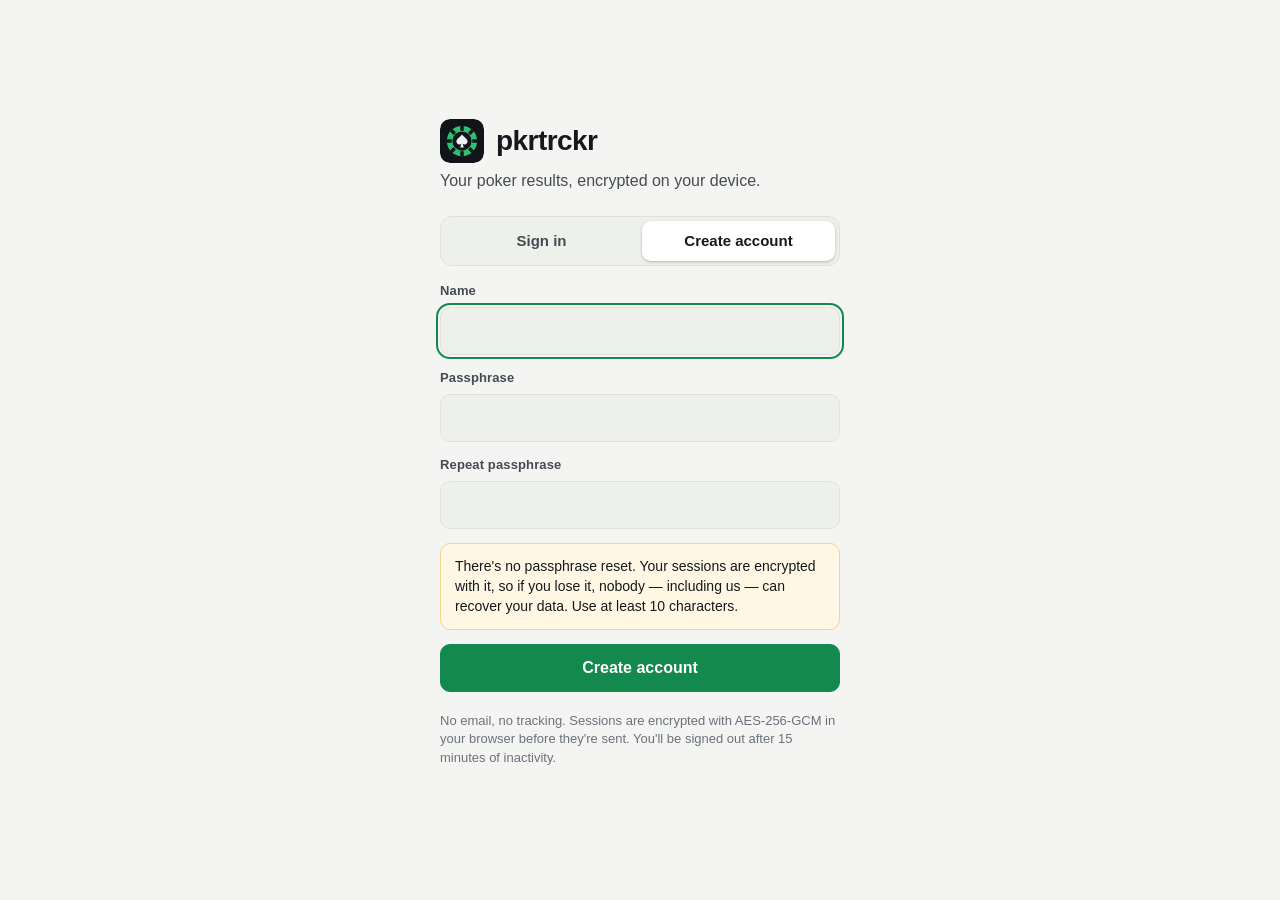
<file: index.html>
<!doctype html>
<html lang="en">
<head>
<meta charset="utf-8">
<meta name="viewport" content="width=device-width, initial-scale=1, viewport-fit=cover">
<title>pkrtrckr — private poker results tracker</title>
<meta name="description" content="A private, encrypted poker results tracker. Log cash games and tournaments in seconds and see your hourly rate. Sessions are encrypted on your device.">
<meta name="theme-color" content="#11151a" media="(prefers-color-scheme: dark)">
<meta name="theme-color" content="#f5f6f3" media="(prefers-color-scheme: light)">
<meta name="apple-mobile-web-app-capable" content="yes">
<meta name="apple-mobile-web-app-status-bar-style" content="black-translucent">
<meta name="apple-mobile-web-app-title" content="pkrtrckr">
<link rel="icon" href="favicon.ico" sizes="48x48">
<link rel="icon" href="assets/icon.svg" type="image/svg+xml">
<link rel="icon" href="assets/favicon-32.png" type="image/png" sizes="32x32">
<link rel="icon" href="assets/favicon-16.png" type="image/png" sizes="16x16">
<link rel="apple-touch-icon" href="assets/icon-180.png">
<link rel="manifest" href="manifest.webmanifest">
<link rel="stylesheet" href="assets/app.css?v=8">
<script src="assets/app.js?v=8" defer></script>
</head>
<body>

<!-- ============ AUTH ============ -->
<main id="auth" class="auth" hidden>
  <div class="auth-card">
    <div class="brand">
      <img src="assets/icon.svg" alt="" width="44" height="44">
      <h1>pkrtrckr</h1>
    </div>
    <p class="tag">Your poker results, encrypted on your device.</p>

    <div class="seg" role="tablist" id="authTabs">
      <button type="button" role="tab" data-mode="login" aria-selected="true">Sign in</button>
      <button type="button" role="tab" data-mode="signup" aria-selected="false">Create account</button>
    </div>

    <button type="button" class="btn primary block bio-btn" id="bioBtn" hidden>
      <svg viewBox="0 0 24 24" width="22" height="22" aria-hidden="true"><path fill="none" stroke="currentColor" stroke-width="1.8" stroke-linecap="round" d="M7.5 5.6A8 8 0 0 1 20 12v1.5M4 12a8 8 0 0 1 1.2-4.2M8 12a4 4 0 0 1 8 0v2.5c0 1.6-.4 3.2-1.1 4.6M12 12v3c0 2.4-.8 4.6-2.2 6.3M4.5 16.5c.9-1.2 1.4-2.8 1.4-4.5M16.3 21.5c.8-1.4 1.4-3 1.6-4.7"/></svg>
      <span>Unlock with fingerprint <small>as <span id="bioName"></span></small></span>
    </button>
    <p class="or" id="bioOr" hidden><span>or use your passphrase</span></p>

    <form id="authForm" autocomplete="on" novalidate>
      <label class="field">
        <span>Name</span>
        <input id="authName" name="username" autocomplete="username" autocapitalize="none" spellcheck="false" maxlength="32" required>
      </label>
      <label class="field">
        <span>Passphrase</span>
        <input id="authPass" name="password" type="password" autocomplete="current-password" required>
      </label>
      <label class="field" id="authPass2Wrap" hidden>
        <span>Repeat passphrase</span>
        <input id="authPass2" type="password" autocomplete="new-password">
      </label>
      <p class="note warn" id="signupNote" hidden>There's no passphrase reset. Your sessions are encrypted with it, so if you lose it, nobody — including us — can recover your data. Use at least 10 characters.</p>
      <p class="err" id="authErr" role="alert"></p>
      <button class="btn primary block" id="authBtn" type="submit">Sign in</button>
    </form>
    <p class="fine">No email, no tracking. Sessions are encrypted with AES-256-GCM in your browser before they're sent. You'll be signed out after 15 minutes of inactivity.</p>
  </div>
</main>

<!-- ============ APP ============ -->
<div id="app" class="app" hidden>
  <header class="top">
    <div class="brand sm"><img src="assets/icon.svg" alt="" width="26" height="26"><span>pkrtrckr</span></div>
    <span class="sync" id="syncBadge" role="status" hidden></span>
    <button class="icon-btn" id="menuBtn" aria-label="Settings" aria-haspopup="dialog">
      <svg viewBox="0 0 24 24" width="22" height="22" aria-hidden="true"><path fill="currentColor" d="M12 8.5a3.5 3.5 0 1 0 0 7 3.5 3.5 0 0 0 0-7Zm8.6 4.9-.1-1.4 1.9-1.5-2-3.4-2.3.8a8 8 0 0 0-1.2-.7L16.5 5h-4l-.4 2.3c-.4.2-.8.4-1.2.7L8.6 7.2l-2 3.4 1.9 1.5a7 7 0 0 0 0 1.4l-1.9 1.5 2 3.4 2.3-.8c.4.3.8.5 1.2.7l.4 2.4h4l.4-2.4c.4-.2.8-.4 1.2-.7l2.3.8 2-3.4-1.8-1.6Z" opacity=".9"/></svg>
    </button>
  </header>

  <!-- ADD / EDIT -->
  <section class="view" id="view-add" data-view="add">
    <div class="bio-card" id="bioCard" hidden>
      <div><b>Use your fingerprint next time?</b><p>Skip typing your passphrase on this device. You can change this in Settings.</p><p class="err" id="bioCardErr"></p></div>
      <div class="row-btns"><button type="button" class="btn sm primary" id="bioCardOn">Turn on</button><button type="button" class="btn sm ghost" id="bioCardNo">Not now</button></div>
    </div>
    <h2 class="view-title" id="formTitle">New session</h2>
    <form id="entryForm" novalidate>
      <div class="seg" id="typeSeg" role="radiogroup" aria-label="Format">
        <button type="button" role="radio" data-type="cash" aria-checked="true">Cash game</button>
        <button type="button" role="radio" data-type="tourney" aria-checked="false">Tournament</button>
      </div>

      <div class="combo" data-list="locations">
        <label class="field">
          <span>Location</span>
          <div class="combo-row">
            <select id="fLocation" required></select>
            <button type="button" class="add-btn" aria-label="Add location">+</button>
          </div>
        </label>
        <div class="add-row" hidden><input placeholder="New location, e.g. Holland Casino" maxlength="60"><button type="button" class="btn sm">Add</button></div>
      </div>

      <div class="combo" data-list="games">
        <label class="field">
          <span>Game</span>
          <div class="combo-row">
            <select id="fGame" required></select>
            <button type="button" class="add-btn" aria-label="Add game">+</button>
          </div>
        </label>
        <div class="add-row" hidden><input placeholder="New game, e.g. NL Hold'em" maxlength="40"><button type="button" class="btn sm">Add</button></div>
      </div>

      <div class="combo" data-list="stakes" id="stakesCombo">
        <label class="field">
          <span id="stakesLabel">Stakes</span>
          <div class="combo-row">
            <select id="fStakes" required></select>
            <button type="button" class="add-btn" aria-label="Add stakes">+</button>
          </div>
        </label>
        <div class="add-row" hidden><input id="stakesNew" placeholder="e.g. 1/2 or 2/5" maxlength="20"><button type="button" class="btn sm">Add</button></div>
      </div>

      <div class="grid2 grid3">
        <label class="field">
          <span>Duration (min)</span>
          <input id="fMinutes" type="number" inputmode="numeric" min="1" max="5000" step="1" placeholder="240" required>
          <small class="hint" id="minHint">&nbsp;</small>
        </label>
        <label class="check">
          <input type="checkbox" id="fHU">
          <span class="box" aria-hidden="true"></span>
          <span>HU <small>heads-up</small></span>
        </label>
        <label class="grade-box" title="Rate your game">
          <span class="gb-k">Rate<small>my game</small></span>
          <span class="gb-v" id="gradeShow" data-g="">–</span>
          <!-- The real select sits invisibly on top: the phone's own picker shows the full descriptions. -->
          <select id="fGrade" aria-label="Rate your game">
            <option value="">Not rated</option>
            <option value="A">A — Best game: focused, aware of position and players, no tilt</option>
            <option value="B">B — OK: no tilt, but not really focused or paying close attention</option>
            <option value="C">C — Sub-optimal: bad calls, chased draws, too loose</option>
            <option value="D">D — Terrible: tilted, threw money away</option>
          </select>
        </label>
      </div>

      <div class="field">
        <span>Result</span>
        <div class="result-row">
          <div class="seg pm" id="pmSeg" role="radiogroup" aria-label="Won or lost">
            <button type="button" role="radio" data-sign="1" aria-checked="true">Won</button>
            <button type="button" role="radio" data-sign="-1" aria-checked="false">Lost</button>
          </div>
          <div class="money"><span class="cur" id="curSym">€</span><input id="fAmount" type="number" inputmode="decimal" min="0" step="0.01" placeholder="0" required></div>
        </div>
      </div>

      <label class="field">
        <span>Notes <small class="muted">optional · encrypted</small></span>
        <textarea id="fNote" rows="2" maxlength="2000" placeholder="Table dynamics, key hands, reads…"></textarea>
        <small class="hint right" id="noteCount"></small>
      </label>

      <details class="more">
        <summary>Date &amp; time <span id="whenSummary"></span></summary>
        <label class="field"><span>Ended at</span><input id="fWhen" type="datetime-local"></label>
      </details>

      <p class="err" id="formErr" role="alert"></p>
      <div class="actions">
        <button type="button" class="btn ghost" id="cancelEdit" hidden>Cancel</button>
        <button type="button" class="btn danger ghost" id="deleteEntry" hidden>Delete</button>
        <button type="submit" class="btn primary grow" id="saveBtn">Save session</button>
      </div>
    </form>
    <div class="recent" id="recentBox"></div>
  </section>

  <!-- LIST -->
  <section class="view" id="view-list" data-view="list" hidden>
    <div class="list-head">
      <h2 class="view-title">Sessions</h2>
      <span class="muted" id="listCount"></span>
    </div>
    <input type="search" id="listSearch" class="list-search" placeholder="Search notes, locations, games, stakes" autocomplete="off" enterkeyhint="search">
    <ul class="sessions" id="sessionList"></ul>
    <nav class="pager" id="pager" aria-label="Pages">
      <button class="icon-btn" id="prevPage" aria-label="Newer sessions">‹</button>
      <span id="pageInfo"></span>
      <button class="icon-btn" id="nextPage" aria-label="Older sessions">›</button>
    </nav>
  </section>

  <!-- STATS -->
  <section class="view" id="view-stats" data-view="stats" hidden>
    <h2 class="view-title">Stats</h2>
    <div class="filters" id="filters">
      <select id="flPeriod" aria-label="Period">
        <option value="all">All time</option>
        <option value="30">Last 30 days</option>
        <option value="90">Last 90 days</option>
        <option value="ytd">This year</option>
        <option value="365">Last 12 months</option>
        <option value="lastyear">Last year</option>
        <option value="custom">Custom…</option>
      </select>
      <select id="flType" aria-label="Format">
        <option value="">All formats</option>
        <option value="cash">Cash games</option>
        <option value="tourney">Tournaments</option>
      </select>
      <select id="flGame" aria-label="Game"></select>
      <select id="flStakes" aria-label="Stakes"></select>
      <select id="flLocation" aria-label="Location"></select>
      <select id="flHU" aria-label="Heads-up">
        <option value="">HU + full ring</option>
        <option value="hu">Heads-up only</option>
        <option value="ring">No heads-up</option>
      </select>
      <div class="custom-range" id="customRange" hidden>
        <label><span>From</span><input type="date" id="flFrom"></label>
        <label><span>To</span><input type="date" id="flTo"></label>
      </div>
      <button class="btn sm ghost" id="flReset" type="button">Reset</button>
    </div>
    <div id="statsBody"></div>
  </section>

  <nav class="tabs" aria-label="Main">
    <button data-go="add" aria-current="page">
      <svg viewBox="0 0 24 24" aria-hidden="true"><path d="M12 5v14M5 12h14" stroke="currentColor" stroke-width="2" stroke-linecap="round" fill="none"/></svg>
      <span>Add</span>
    </button>
    <button data-go="list">
      <svg viewBox="0 0 24 24" aria-hidden="true"><path d="M5 7h14M5 12h14M5 17h9" stroke="currentColor" stroke-width="2" stroke-linecap="round" fill="none"/></svg>
      <span>Sessions</span>
    </button>
    <button data-go="stats">
      <svg viewBox="0 0 24 24" aria-hidden="true"><path d="M4 19h16M7 16V11M12 16V6M17 16v-3" stroke="currentColor" stroke-width="2" stroke-linecap="round" fill="none"/></svg>
      <span>Stats</span>
    </button>
  </nav>
</div>

<!-- SETTINGS SHEET -->
<dialog id="settings" class="sheet">
  <form method="dialog" class="sheet-inner">
    <div class="sheet-head"><h2>Settings</h2><button class="icon-btn" value="close" aria-label="Close">✕</button></div>
    <p class="muted" id="whoami"></p>
    <label class="field"><span>Currency</span>
      <select id="setCurrency">
        <option value="EUR">€ Euro</option><option value="USD">$ US dollar</option><option value="GBP">£ Pound</option>
        <option value="CAD">CA$ Canadian dollar</option><option value="AUD">A$ Australian dollar</option>
        <option value="CHF">CHF Swiss franc</option><option value="SEK">kr Swedish krona</option>
        <option value="NOK">kr Norwegian krone</option><option value="DKK">kr Danish krone</option>
        <option value="PLN">zł Złoty</option><option value="CZK">Kč Koruna</option>
      </select>
    </label>
    <h3>Your lists</h3>
    <p class="muted small">Remove entries you no longer use. Past sessions keep their values.</p>
    <div id="listsEditor"></div>
    <div id="bioSection" hidden>
      <h3>Fingerprint unlock</h3>
      <p class="muted small" id="bioStatus"></p>
      <div class="row-btns"><button type="button" class="btn sm" id="bioToggle">Turn on</button></div>
    </div>
    <h3>Backup</h3>
    <div class="row-btns">
      <button type="button" class="btn sm" id="exportCsv">Export CSV</button>
      <label class="btn sm file-btn">Import CSV<input type="file" id="importCsv" accept=".csv,text/csv"></label>
    </div>
    <p class="muted small">CSV columns: date, type, location, game, stakes, hu, minutes, result, note, rating. Export is decrypted on your device — keep the file somewhere safe.</p>
    <p class="err" id="setErr" role="alert"></p>
    <p id="adminLinkWrap" hidden><a class="btn sm" href="admin.html">Open admin dashboard</a></p>
    <div class="row-btns spread">
      <button type="button" class="btn" id="logoutBtn">Sign out</button>
      <button type="button" class="btn danger ghost" id="deleteAccount">Delete account</button>
    </div>
  </form>
</dialog>

<div class="toast" id="toast" role="status" aria-live="polite"></div>
<div class="busy" id="busy" hidden><div class="spinner"></div><p id="busyMsg">Unlocking…</p></div>
<noscript><p class="noscript">pkrtrckr needs JavaScript — it's what encrypts your data before it leaves your device.</p></noscript>
</body>
</html>
</file>
<file: assets/app.css>
/* pkrtrckr — mobile-first styles */
:root {
  color-scheme: dark;
  --bg: #11151a;
  --surface: #181d24;
  --surface-2: #20262f;
  --line: #2a313b;
  --text: #eef0f2;
  --text-2: #b4bcc6;
  --muted: #8a939e;
  --accent: #2fbf71;
  --accent-ink: #052a14;
  --accent-soft: rgba(47, 191, 113, .14);
  --pos: #4cc98a;
  --neg: #f07a7a;
  --danger: #f07a7a;
  --warn-bg: rgba(250, 178, 25, .1);
  --warn-line: rgba(250, 178, 25, .35);
  --chart-pos: #3987e5;
  --chart-neg: #e66767;
  --chart-line: #3987e5;
  --grid: #262d36;
  --shadow: 0 10px 30px rgba(0,0,0,.35);
  --r: 14px;
  --r-sm: 10px;
  --tabs-h: 64px;
  --font: ui-sans-serif, -apple-system, BlinkMacSystemFont, "Segoe UI", Roboto, "Helvetica Neue", Arial, sans-serif;
  --mono: ui-monospace, "SF Mono", Menlo, Consolas, monospace;
}
@media (prefers-color-scheme: light) {
  :root:not([data-theme="dark"]) {
    color-scheme: light;
    --bg: #f4f5f2;
    --surface: #ffffff;
    --surface-2: #eef0ec;
    --line: #dfe2dc;
    --text: #15181c;
    --text-2: #444b53;
    --muted: #6a727b;
    --accent: #13894d;
    --accent-ink: #ffffff;
    --accent-soft: rgba(19, 137, 77, .1);
    --pos: #10783f;
    --neg: #c4302f;
    --danger: #c4302f;
    --warn-bg: #fff7e3;
    --warn-line: #f0d48a;
    --chart-pos: #2a78d6;
    --chart-neg: #e34948;
    --chart-line: #2a78d6;
    --grid: #e8eae5;
    --shadow: 0 10px 30px rgba(20,25,30,.12);
  }
}

* { box-sizing: border-box; }
html { -webkit-text-size-adjust: 100%; }
body {
  margin: 0; background: var(--bg); color: var(--text);
  font: 16px/1.45 var(--font);
  -webkit-font-smoothing: antialiased;
  min-height: 100dvh;
}
[hidden] { display: none !important; }
button, input, select { font: inherit; color: inherit; }
button { cursor: pointer; -webkit-tap-highlight-color: transparent; }
h1, h2, h3 { margin: 0; line-height: 1.2; }
.muted { color: var(--muted); }
.small { font-size: 13px; }
.tnum { font-variant-numeric: tabular-nums; }

/* ---------- brand ---------- */
.brand { display: flex; align-items: center; gap: 12px; }
.brand h1 { font-size: 28px; letter-spacing: -.02em; }
.brand.sm { gap: 8px; font-weight: 650; letter-spacing: -.01em; }
.brand img { border-radius: 10px; display: block; }

/* ---------- controls ---------- */
.field { display: grid; gap: 6px; margin: 0 0 14px; }
.field > span { font-size: 13px; font-weight: 600; color: var(--text-2); letter-spacing: .01em; }
input, select {
  width: 100%; min-height: 48px; padding: 10px 14px;
  background: var(--surface-2); border: 1px solid var(--line); border-radius: var(--r-sm);
  outline: none; appearance: none; -webkit-appearance: none;
}
input:focus-visible, select:focus-visible, button:focus-visible, summary:focus-visible {
  outline: 2px solid var(--accent); outline-offset: 2px;
}
select {
  padding-right: 38px;
  background-image: linear-gradient(45deg, transparent 50%, var(--muted) 50%), linear-gradient(135deg, var(--muted) 50%, transparent 50%);
  background-position: calc(100% - 20px) 50%, calc(100% - 14px) 50%;
  background-size: 6px 6px; background-repeat: no-repeat;
}
input[type="number"]::-webkit-inner-spin-button, input[type="number"]::-webkit-outer-spin-button { -webkit-appearance: none; margin: 0; }
input[type="number"] { -moz-appearance: textfield; }
input[type="file"] { display: none; }

.btn {
  display: inline-flex; align-items: center; justify-content: center; gap: 8px;
  min-height: 48px; padding: 0 18px; border-radius: var(--r-sm);
  border: 1px solid var(--line); background: var(--surface-2); font-weight: 600;
}
.btn.sm { min-height: 40px; padding: 0 14px; font-size: 14px; }
.btn.primary { background: var(--accent); border-color: var(--accent); color: var(--accent-ink); }
.btn.primary:active { filter: brightness(.95); }
.btn.ghost { background: transparent; }
.btn.danger { color: var(--danger); }
.btn.block { width: 100%; }
.btn.grow { flex: 1; }
.btn:disabled { opacity: .55; cursor: default; }
.icon-btn {
  width: 44px; height: 44px; border-radius: 50%; border: 0; background: transparent;
  display: inline-grid; place-items: center; font-size: 24px; color: var(--text-2);
}
.icon-btn:disabled { opacity: .3; }

.seg {
  display: grid; grid-auto-flow: column; grid-auto-columns: 1fr; gap: 4px; padding: 4px;
  background: var(--surface-2); border: 1px solid var(--line); border-radius: 12px; margin-bottom: 16px;
}
.seg button {
  min-height: 40px; border: 0; border-radius: 9px; background: transparent; color: var(--text-2); font-weight: 600; font-size: 15px;
}
.seg button[aria-selected="true"], .seg button[aria-checked="true"] {
  background: var(--surface); color: var(--text); box-shadow: 0 1px 3px rgba(0,0,0,.25);
}
.seg.pm { margin: 0; }
.seg.pm button[data-sign="1"][aria-checked="true"] { color: var(--pos); }
.seg.pm button[data-sign="-1"][aria-checked="true"] { color: var(--neg); }

.combo-row { display: flex; gap: 8px; }
.combo-row select { flex: 1; min-width: 0; }
.add-btn {
  flex: none; width: 48px; min-height: 48px; border-radius: var(--r-sm);
  border: 1px dashed var(--line); background: transparent; color: var(--accent); font-size: 24px; font-weight: 500; line-height: 1;
}
.add-btn[aria-expanded="true"] { background: var(--accent-soft); border-style: solid; border-color: var(--accent); }
.add-row { display: flex; gap: 8px; margin: -6px 0 14px; }
.add-row input { flex: 1; min-width: 0; }
.add-row .btn { min-height: 48px; }

.grid2 { display: grid; grid-template-columns: 1fr auto; gap: 12px; align-items: start; }
.hint { color: var(--muted); font-size: 12px; min-height: 1em; }
.check {
  display: flex; align-items: center; gap: 10px; min-height: 48px; margin-top: 25px;
  padding: 0 14px; border: 1px solid var(--line); border-radius: var(--r-sm); background: var(--surface-2);
  font-weight: 650; cursor: pointer; user-select: none;
}
.check small { font-weight: 400; color: var(--muted); font-size: 12px; display: block; line-height: 1; }
.check input { position: absolute; opacity: 0; width: 1px; height: 1px; pointer-events: none; }
.check .box {
  width: 22px; height: 22px; border-radius: 6px; border: 2px solid var(--muted); display: grid; place-items: center; flex: none;
}
.check input:checked + .box { background: var(--accent); border-color: var(--accent); }
.check input:checked + .box::after {
  content: ""; width: 6px; height: 11px; border: solid var(--accent-ink); border-width: 0 2.5px 2.5px 0; transform: rotate(45deg) translate(-1px, -1px);
}
.check:has(input:focus-visible) { outline: 2px solid var(--accent); outline-offset: 2px; }
.check:has(input:checked) { border-color: var(--accent); background: var(--accent-soft); }

.result-row { display: grid; grid-template-columns: 1fr 1.2fr; gap: 10px; }
.money { position: relative; }
.money .cur { position: absolute; left: 14px; top: 50%; transform: translateY(-50%); color: var(--muted); pointer-events: none; font-size: 15px; }
.money input { padding-left: 42px; font-size: 18px; font-weight: 650; font-variant-numeric: tabular-nums; }

details.more { margin: 2px 0 14px; border-top: 1px solid var(--line); padding-top: 12px; }
details.more summary { cursor: pointer; color: var(--text-2); font-size: 14px; font-weight: 600; list-style: none; display: flex; gap: 8px; align-items: center; }
details.more summary::-webkit-details-marker { display: none; }
details.more summary::before { content: "›"; font-size: 18px; transition: transform .15s; display: inline-block; }
details.more[open] summary::before { transform: rotate(90deg); }
details.more summary span { color: var(--muted); font-weight: 400; margin-left: auto; }
details.more .field { margin-top: 12px; }

.actions { display: flex; gap: 10px; margin-top: 6px; }
.err { color: var(--danger); font-size: 14px; min-height: 0; margin: 0 0 10px; }
.err:empty { display: none; }
.note { font-size: 14px; padding: 12px 14px; border-radius: var(--r-sm); margin: 0 0 14px; }
.note.warn { background: var(--warn-bg); border: 1px solid var(--warn-line); }

/* ---------- auth ---------- */
.auth { min-height: 100dvh; display: grid; place-items: center; padding: 24px 16px calc(24px + env(safe-area-inset-bottom)); }
.auth-card { width: 100%; max-width: 400px; }
.auth .brand { margin-bottom: 6px; }
.tag { color: var(--text-2); margin: 0 0 24px; }
.fine { color: var(--muted); font-size: 13px; margin-top: 20px; }

/* ---------- app shell ---------- */
.app { max-width: 640px; margin: 0 auto; padding: 0 16px calc(var(--tabs-h) + 24px + env(safe-area-inset-bottom)); }
.top {
  position: sticky; top: 0; z-index: 5; display: flex; justify-content: space-between; align-items: center;
  padding: calc(8px + env(safe-area-inset-top)) 0 8px; background: var(--bg);
}
.view-title { font-size: 24px; letter-spacing: -.02em; margin: 6px 0 16px; }
.tabs {
  position: fixed; left: 0; right: 0; bottom: 0; z-index: 10;
  display: grid; grid-template-columns: repeat(3, 1fr);
  background: color-mix(in srgb, var(--surface) 92%, transparent);
  -webkit-backdrop-filter: blur(12px); backdrop-filter: blur(12px);
  border-top: 1px solid var(--line);
  padding-bottom: env(safe-area-inset-bottom);
}
.tabs button {
  height: var(--tabs-h); border: 0; background: transparent; color: var(--muted);
  display: grid; justify-items: center; align-content: center; gap: 3px; font-size: 12px; font-weight: 600;
}
.tabs svg { width: 24px; height: 24px; }
.tabs button[aria-current="page"] { color: var(--accent); }
@media (min-width: 700px) {
  .tabs { max-width: 640px; margin: 0 auto; bottom: 16px; border: 1px solid var(--line); border-radius: 18px; box-shadow: var(--shadow); }
}

/* ---------- recent / list ---------- */
.recent { margin-top: 28px; }
.recent h3 { font-size: 14px; color: var(--text-2); margin-bottom: 8px; font-weight: 600; }
.list-head { display: flex; align-items: baseline; justify-content: space-between; }
.sessions { list-style: none; margin: 0; padding: 0; display: grid; gap: 8px; }
.sess {
  width: 100%; text-align: left; display: grid; grid-template-columns: 1fr auto; gap: 2px 12px; align-items: center;
  padding: 12px 14px; background: var(--surface); border: 1px solid var(--line); border-radius: var(--r);
}
.sess:active { background: var(--surface-2); }
.sess .l1 { font-weight: 650; overflow: hidden; text-overflow: ellipsis; white-space: nowrap; }
.sess .l2 { color: var(--muted); font-size: 13px; overflow: hidden; text-overflow: ellipsis; white-space: nowrap; }
.sess .amt { grid-row: span 2; text-align: right; font-weight: 700; font-variant-numeric: tabular-nums; font-size: 17px; }
.sess .amt small { display: block; font-size: 12px; font-weight: 500; color: var(--muted); }
.pos { color: var(--pos); }
.neg { color: var(--neg); }
.badge {
  display: inline-block; font-size: 10px; font-weight: 750; letter-spacing: .05em; padding: 1px 6px; border-radius: 5px;
  border: 1px solid var(--line); color: var(--text-2); vertical-align: 2px; margin-left: 6px;
}
.badge.hu { border-color: var(--accent); color: var(--accent); }
.empty { text-align: center; color: var(--muted); padding: 40px 12px; border: 1px dashed var(--line); border-radius: var(--r); }
.pager { display: flex; align-items: center; justify-content: center; gap: 16px; margin-top: 16px; color: var(--text-2); font-variant-numeric: tabular-nums; font-size: 14px; }
.pager .icon-btn { background: var(--surface); border: 1px solid var(--line); font-size: 26px; line-height: 1; padding-bottom: 3px; }

/* ---------- stats ---------- */
.filters { display: grid; grid-template-columns: 1fr 1fr; gap: 8px; margin-bottom: 18px; }
.filters select { min-height: 42px; font-size: 14px; padding: 8px 32px 8px 12px; }
.filters select.on { border-color: var(--accent); background-color: var(--accent-soft); }
.custom-range { grid-column: 1 / -1; display: grid; grid-template-columns: 1fr 1fr; gap: 8px; }
.custom-range label { display: grid; gap: 4px; font-size: 12px; color: var(--muted); }
.custom-range input { min-height: 42px; font-size: 14px; }
#flReset { grid-column: 1 / -1; justify-self: end; min-height: 32px; }
@media (min-width: 560px) { .filters { grid-template-columns: repeat(3, 1fr); } }

.hero { background: var(--surface); border: 1px solid var(--line); border-radius: var(--r); padding: 16px; margin-bottom: 10px; }
.hero .k { font-size: 13px; color: var(--muted); font-weight: 600; }
.hero .v { font-size: 38px; font-weight: 750; letter-spacing: -.02em; font-variant-numeric: tabular-nums; line-height: 1.1; margin-top: 2px; }
.hero .sub { color: var(--text-2); font-size: 14px; margin-top: 4px; }
.tiles { display: grid; grid-template-columns: repeat(2, 1fr); gap: 10px; margin-bottom: 22px; }
@media (min-width: 560px) { .tiles { grid-template-columns: repeat(3, 1fr); } }
.tile { background: var(--surface); border: 1px solid var(--line); border-radius: var(--r); padding: 12px 14px; }
.tile .k { font-size: 12px; color: var(--muted); font-weight: 600; }
.tile .v { font-size: 20px; font-weight: 700; font-variant-numeric: tabular-nums; margin-top: 2px; }
.tile .s { font-size: 12px; color: var(--muted); }

.card { background: var(--surface); border: 1px solid var(--line); border-radius: var(--r); padding: 14px; margin-bottom: 14px; }
.card h3 { font-size: 15px; margin-bottom: 2px; }
.card .cap { font-size: 12px; color: var(--muted); margin: 0 0 10px; }
.chart { position: relative; width: 100%; touch-action: pan-y; }
.chart svg { display: block; width: 100%; height: auto; overflow: visible; }
.chart text { fill: var(--muted); font-size: 11px; font-family: var(--font); font-variant-numeric: tabular-nums; }
.chart .grid { stroke: var(--grid); stroke-width: 1; }
.chart .zero { stroke: var(--muted); stroke-width: 1; opacity: .6; }
.chart .line { fill: none; stroke: var(--chart-line); stroke-width: 2; stroke-linejoin: round; stroke-linecap: round; }
.chart .area { fill: var(--chart-line); opacity: .1; }
.chart .bar-pos { fill: var(--chart-pos); }
.chart .bar-neg { fill: var(--chart-neg); }
.chart .xh { stroke: var(--text-2); stroke-width: 1; stroke-dasharray: 3 3; }
.chart .dot { fill: var(--chart-line); stroke: var(--surface); stroke-width: 2; }
.chart .hit { fill: transparent; }
.chart .bar-hover { opacity: .75; }
.tip {
  position: absolute; pointer-events: none; z-index: 2; min-width: 120px;
  background: var(--surface-2); border: 1px solid var(--line); border-radius: 10px; box-shadow: var(--shadow);
  padding: 8px 10px; font-size: 12px; line-height: 1.35; color: var(--text-2); transform: translate(-50%, calc(-100% - 10px));
  white-space: nowrap;
}
.tip b { color: var(--text); font-size: 14px; display: block; font-variant-numeric: tabular-nums; }

.legend { display: flex; gap: 14px; font-size: 12px; color: var(--text-2); margin-top: 8px; }
.legend i { display: inline-block; width: 10px; height: 10px; border-radius: 3px; margin-right: 5px; vertical-align: -1px; }

.bd-tabs { display: flex; gap: 6px; overflow-x: auto; margin: 0 -14px 10px; padding: 0 14px; scrollbar-width: none; }
.bd-tabs::-webkit-scrollbar { display: none; }
.bd-tabs button {
  flex: none; min-height: 34px; padding: 0 12px; border-radius: 999px; border: 1px solid var(--line);
  background: transparent; color: var(--text-2); font-size: 13px; font-weight: 600;
}
.bd-tabs button[aria-pressed="true"] { background: var(--text); color: var(--bg); border-color: var(--text); }
table.bd { width: 100%; border-collapse: collapse; font-size: 13px; font-variant-numeric: tabular-nums; }
table.bd th { text-align: right; font-weight: 600; color: var(--muted); font-size: 11px; padding: 0 4px 6px; text-transform: uppercase; letter-spacing: .04em; }
table.bd th:first-child, table.bd td:first-child { text-align: left; padding-left: 0; }
table.bd td { text-align: right; padding: 9px 4px; border-top: 1px solid var(--line); white-space: nowrap; }
table.bd td:first-child { white-space: normal; font-weight: 600; color: var(--text); max-width: 40vw; }
table.bd td:last-child, table.bd th:last-child { padding-right: 0; }
table.bd .barcell { position: relative; }
.mini { display: block; height: 4px; border-radius: 2px; margin-top: 5px; }
.lg-pos { background: var(--chart-pos); }
.lg-neg { background: var(--chart-neg); }
.mini { margin-left: auto; }
.mini.p { background: var(--chart-pos); }
.mini.n { background: var(--chart-neg); }

/* ---------- sheet / dialog ---------- */
dialog.sheet {
  width: 100%; max-width: 560px; max-height: 92dvh; margin: auto auto 0; padding: 0; border: 1px solid var(--line);
  border-radius: 20px 20px 0 0; background: var(--surface); color: var(--text); box-shadow: var(--shadow);
}
@media (min-width: 700px) { dialog.sheet { margin: auto; border-radius: 20px; } }
dialog::backdrop { background: rgba(0,0,0,.5); }
.sheet-inner { padding: 16px 16px calc(20px + env(safe-area-inset-bottom)); }
.sheet-head { display: flex; justify-content: space-between; align-items: center; margin-bottom: 4px; }
.sheet h3 { font-size: 15px; margin: 22px 0 4px; }
.row-btns { display: flex; gap: 8px; flex-wrap: wrap; margin-top: 8px; }
.row-btns.spread { justify-content: space-between; margin-top: 26px; }
.file-btn { cursor: pointer; }
.lst { margin: 10px 0 0; }
.lst h4 { margin: 0 0 6px; font-size: 12px; color: var(--muted); text-transform: uppercase; letter-spacing: .05em; }
.chips { display: flex; flex-wrap: wrap; gap: 6px; }
.chip {
  display: inline-flex; align-items: center; gap: 4px; padding: 4px 4px 4px 10px; border-radius: 999px;
  background: var(--surface-2); border: 1px solid var(--line); font-size: 13px;
}
.chip button { border: 0; background: transparent; color: var(--muted); width: 26px; height: 26px; border-radius: 50%; font-size: 14px; }
.chip button:hover { color: var(--danger); }

/* ---------- toast / busy ---------- */
.toast {
  position: fixed; left: 50%; bottom: calc(var(--tabs-h) + 16px + env(safe-area-inset-bottom)); transform: translate(-50%, 20px);
  background: var(--text); color: var(--bg); padding: 10px 16px; border-radius: 999px; font-weight: 600; font-size: 14px;
  opacity: 0; transition: .2s; pointer-events: none; z-index: 50; max-width: calc(100vw - 32px);
}
.toast.show { opacity: 1; transform: translate(-50%, 0); }
.busy { position: fixed; inset: 0; z-index: 60; background: color-mix(in srgb, var(--bg) 80%, transparent); display: grid; place-content: center; justify-items: center; gap: 12px; color: var(--text-2); }
.spinner { width: 34px; height: 34px; border-radius: 50%; border: 3px solid var(--line); border-top-color: var(--accent); animation: spin .8s linear infinite; }
@keyframes spin { to { transform: rotate(360deg); } }
.noscript { padding: 24px; text-align: center; }
@media (prefers-reduced-motion: reduce) { * { transition: none !important; animation-duration: 2s !important; } }

/* ---------- fingerprint unlock ---------- */
.bio-btn { gap: 10px; min-height: 56px; font-size: 16px; }
.bio-btn small { display: block; font-weight: 500; font-size: 12px; opacity: .8; line-height: 1.1; }
.bio-btn span { text-align: left; }
.or { display: flex; align-items: center; gap: 10px; color: var(--muted); font-size: 13px; margin: 18px 0; }
.or::before, .or::after { content: ""; flex: 1; height: 1px; background: var(--line); }
.bio-card {
  display: grid; gap: 10px; padding: 14px; margin: 6px 0 4px; border-radius: var(--r);
  background: var(--accent-soft); border: 1px solid color-mix(in srgb, var(--accent) 45%, transparent);
}
.bio-card b { font-size: 15px; }
.bio-card p { margin: 2px 0 0; font-size: 14px; color: var(--text-2); }
.bio-card .err { margin-top: 6px; }
.bio-card .row-btns { margin: 0; }

/* ---------- offline / sync badge ---------- */
.top .brand.sm { margin-right: auto; }
.sync {
  font-size: 12px; font-weight: 650; padding: 4px 10px; border-radius: 999px; margin-right: 4px;
  background: var(--accent-soft); color: var(--accent); border: 1px solid color-mix(in srgb, var(--accent) 40%, transparent);
  white-space: nowrap;
}
.sync.off { background: var(--warn-bg); color: var(--text); border-color: var(--warn-line); }

/* ---------- notes ---------- */
textarea {
  width: 100%; min-height: 48px; padding: 12px 14px; resize: none; line-height: 1.45;
  background: var(--surface-2); border: 1px solid var(--line); border-radius: var(--r-sm); outline: none;
  font: inherit; color: inherit;
}
textarea:focus-visible { outline: 2px solid var(--accent); outline-offset: 2px; }
.field > span small { font-weight: 400; }
.hint.right { text-align: right; }
.hint.right:empty { display: none; }
.sess .l3 {
  grid-column: 1 / -1; display: flex; align-items: center; gap: 6px; margin-top: 4px;
  font-size: 13px; color: var(--text-2); overflow: hidden; white-space: nowrap; text-overflow: ellipsis;
}
.sess .l3 svg { flex: none; color: var(--muted); }
.sess .l3 span { min-width: 0; overflow: hidden; text-overflow: ellipsis; white-space: nowrap; }
.list-search { margin: 0 0 12px; min-height: 42px; font-size: 15px; }

/* ---------- results calendar ---------- */
#calCard {
  --c-p1: color-mix(in srgb, var(--chart-pos) 22%, var(--surface-2));
  --c-p2: color-mix(in srgb, var(--chart-pos) 45%, var(--surface-2));
  --c-p3: color-mix(in srgb, var(--chart-pos) 72%, var(--surface-2));
  --c-p4: var(--chart-pos);
  --c-n1: color-mix(in srgb, var(--chart-neg) 22%, var(--surface-2));
  --c-n2: color-mix(in srgb, var(--chart-neg) 45%, var(--surface-2));
  --c-n3: color-mix(in srgb, var(--chart-neg) 72%, var(--surface-2));
  --c-n4: var(--chart-neg);
  --c-even: color-mix(in srgb, var(--muted) 35%, var(--surface-2));
}
.cal-head { display: flex; align-items: center; justify-content: space-between; gap: 10px; margin-bottom: 6px; }
.seg.compact { margin: 0; padding: 3px; border-radius: 10px; flex: none; }
.seg.compact button { min-height: 30px; padding: 0 12px; font-size: 13px; border-radius: 7px; }
.cal-nav { display: grid; grid-template-columns: 44px 1fr 44px; align-items: center; text-align: center; margin-bottom: 8px; }
.cal-nav #calTitle { font-weight: 700; font-size: 16px; }
.cal-nav .cap { margin: 2px 0 0; font-variant-numeric: tabular-nums; }
.cal-nav .icon-btn { font-size: 26px; padding-bottom: 3px; }
.cal-grid { display: grid; grid-template-columns: repeat(7, minmax(0, 1fr)); gap: 4px; }
.cal-wd { text-align: center; font-size: 11px; color: var(--muted); font-weight: 600; padding-bottom: 2px; }
.cal-d {
  aspect-ratio: 1 / 1; min-width: 0; border-radius: 8px; border: 1px solid transparent; padding: 3px 2px;
  display: flex; flex-direction: column; align-items: center; justify-content: center; gap: 1px;
  background: var(--c-even); color: var(--text); font: inherit; font-variant-numeric: tabular-nums; line-height: 1.1;
}
.cal-d b { font-size: 12px; font-weight: 650; opacity: .8; }
.cal-d span { font-size: 11px; font-weight: 700; letter-spacing: -.02em; white-space: nowrap; }
.cal-d.blank { background: transparent; border-color: var(--line); color: var(--muted); }
.cal-d.blank b { font-weight: 500; opacity: .7; }
.cal-d.today { border-color: var(--text-2); border-style: dashed; }
.cal-d.sel { outline: 2px solid var(--text); outline-offset: 1px; }
.cal-d.p1, .cal-legend .p1, .cal-mini-g .p1 { background: var(--c-p1); }
.cal-d.p2, .cal-legend .p2, .cal-mini-g .p2 { background: var(--c-p2); }
.cal-d.p3, .cal-legend .p3, .cal-mini-g .p3 { background: var(--c-p3); }
.cal-d.p4, .cal-legend .p4, .cal-mini-g .p4 { background: var(--c-p4); }
.cal-d.n1, .cal-legend .n1, .cal-mini-g .n1 { background: var(--c-n1); }
.cal-d.n2, .cal-legend .n2, .cal-mini-g .n2 { background: var(--c-n2); }
.cal-d.n3, .cal-legend .n3, .cal-mini-g .n3 { background: var(--c-n3); }
.cal-d.n4, .cal-legend .n4, .cal-mini-g .n4 { background: var(--c-n4); }
.cal-legend .even, .cal-mini-g .even { background: var(--c-even); }
.cal-d.p4, .cal-d.n4 { color: #fff; }
.cal-d.p4 b, .cal-d.n4 b { opacity: .9; }
.cal-legend { display: flex; align-items: center; justify-content: center; gap: 3px; margin: 12px 0 2px; font-size: 11px; color: var(--muted); }
.cal-legend i { width: 14px; height: 14px; border-radius: 3px; }
.cal-legend span { margin: 0 6px; }
.cal-year { display: grid; grid-template-columns: repeat(3, minmax(0, 1fr)); gap: 14px 12px; align-items: start; }
@media (min-width: 520px) { .cal-year { grid-template-columns: repeat(4, minmax(0, 1fr)); } }
.cal-mini { display: block; width: 100%; min-width: 0; border: 0; background: transparent; padding: 0; text-align: left; font: inherit; color: inherit; }
.cal-mini:disabled { cursor: default; opacity: .55; }
.cal-mini-h { display: flex; justify-content: space-between; font-size: 12px; margin-bottom: 4px; font-variant-numeric: tabular-nums; }
.cal-mini-h span { font-weight: 650; }
.cal-mini-g { display: grid; grid-template-columns: repeat(7, minmax(0, 1fr)); gap: 2px; }
.cal-mini-g i { aspect-ratio: 1 / 1; border-radius: 2px; }
.cal-mini-g i.blank { background: color-mix(in srgb, var(--line) 60%, transparent); }
.cal-mini-g i:not([class]) { background: transparent; }
.cal-day:empty { display: none; }
.cal-day { margin-top: 14px; border-top: 1px solid var(--line); padding-top: 12px; }
.cal-day h4 { margin: 0 0 8px; font-size: 14px; font-variant-numeric: tabular-nums; }

/* ---------- game rating ---------- */
.grid3 { grid-template-columns: minmax(0, 1fr) auto auto; gap: 8px; }
.grid3 .check { padding: 0 10px; gap: 8px; }
.grade-box {
  position: relative; display: flex; align-items: center; gap: 8px; min-height: 48px; margin-top: 25px;
  padding: 0 10px; border: 1px solid var(--line); border-radius: var(--r-sm); background: var(--surface-2);
  font-weight: 650; cursor: pointer; user-select: none;
}
.grade-box .gb-k { line-height: 1.1; }
.grade-box .gb-k small { font-weight: 400; color: var(--muted); font-size: 12px; display: block; }
.grade-box .gb-v {
  min-width: 28px; height: 28px; border-radius: 7px; display: grid; place-items: center;
  font-weight: 800; font-size: 15px; background: var(--surface); border: 1px solid var(--line); color: var(--muted);
}
.grade-box select {
  position: absolute; inset: 0; width: 100%; height: 100%; min-height: 0; padding: 0;
  opacity: 0; cursor: pointer; font-size: 16px; /* 16px stops iOS from zooming in */
}
.grade-box:has(select:focus-visible) { outline: 2px solid var(--accent); outline-offset: 2px; }
.gb-v[data-g="A"], .badge.grade.gA { background: var(--accent-soft); border-color: var(--accent); color: var(--accent); }
.gb-v[data-g="B"], .badge.grade.gB { color: var(--text); border-color: var(--text-2); }
.gb-v[data-g="C"], .badge.grade.gC { background: var(--warn-bg); border-color: var(--warn-line); color: var(--text); }
.gb-v[data-g="D"], .badge.grade.gD { background: color-mix(in srgb, var(--neg) 14%, transparent); border-color: var(--neg); color: var(--neg); }
.badge.grade { min-width: 18px; text-align: center; }
@media (max-width: 370px) {
  .grid3 .check small, .grade-box .gb-k small { display: none; }
}
</file>
